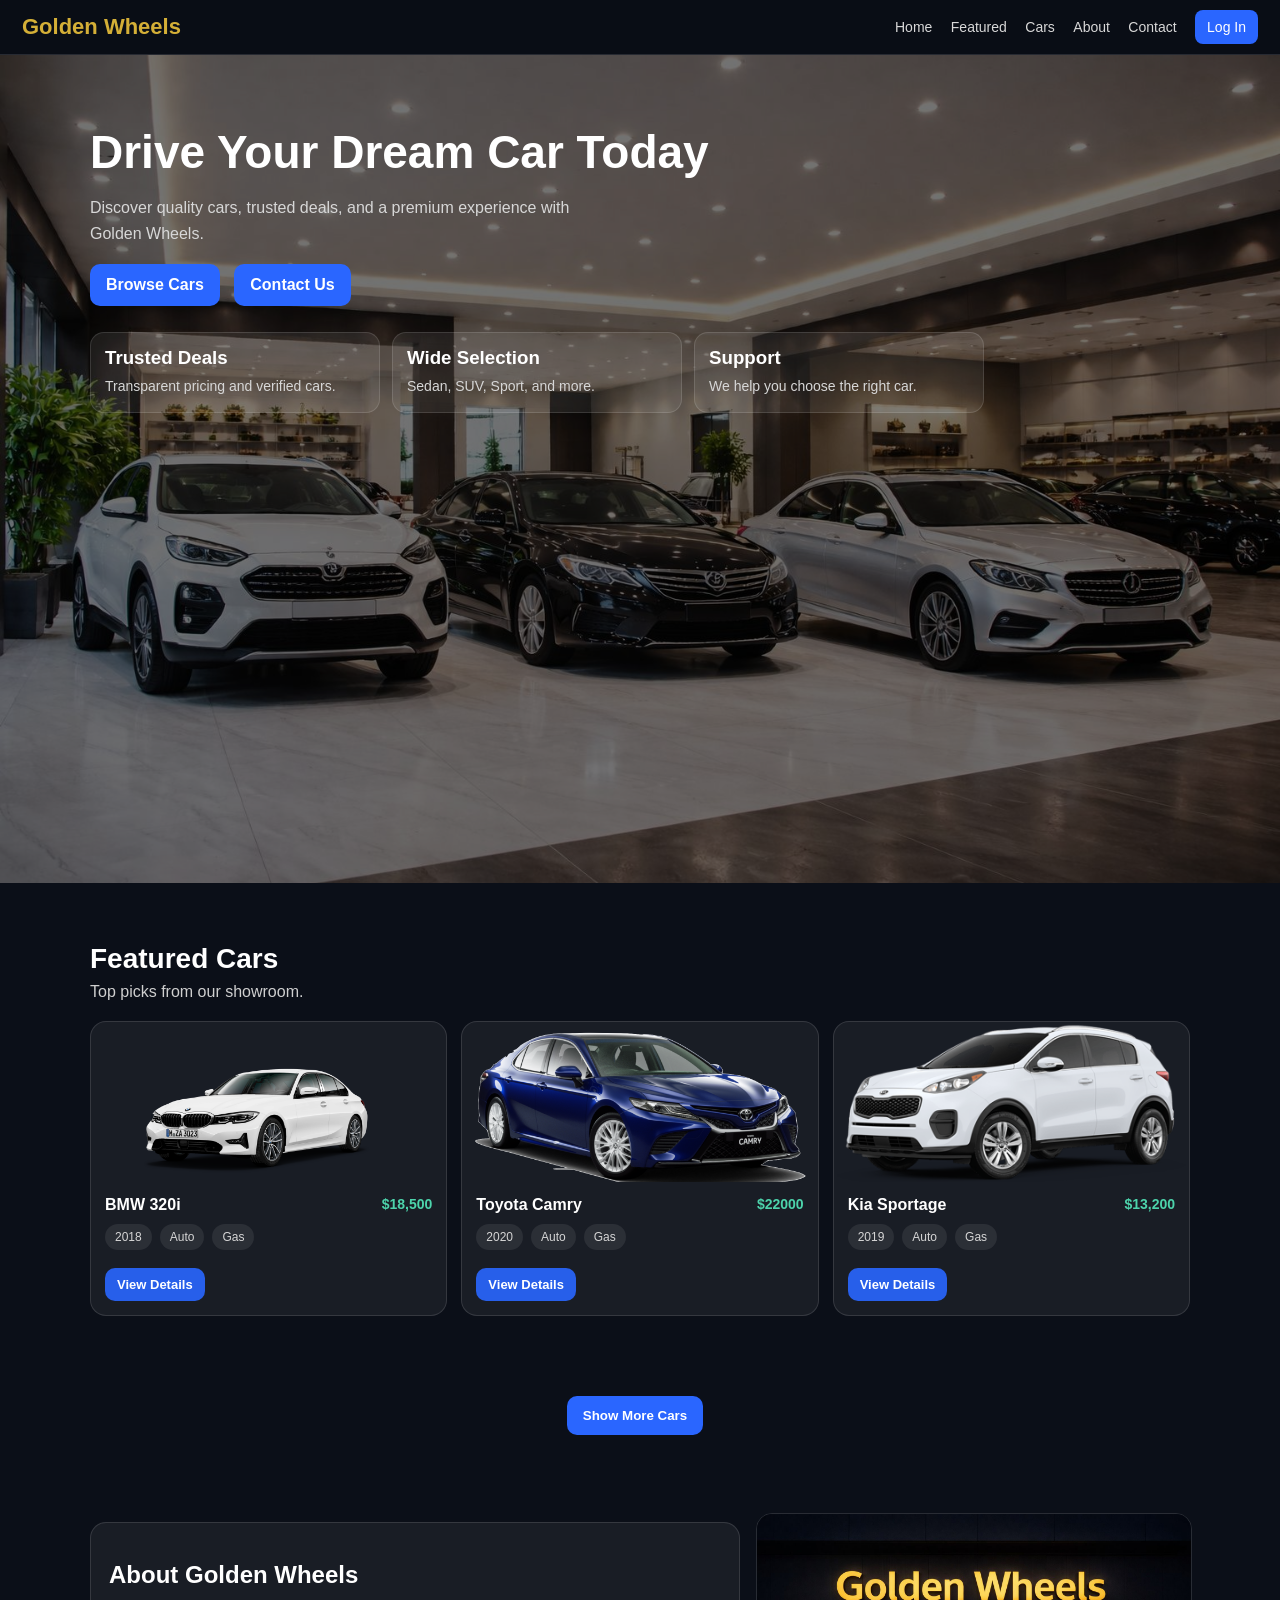
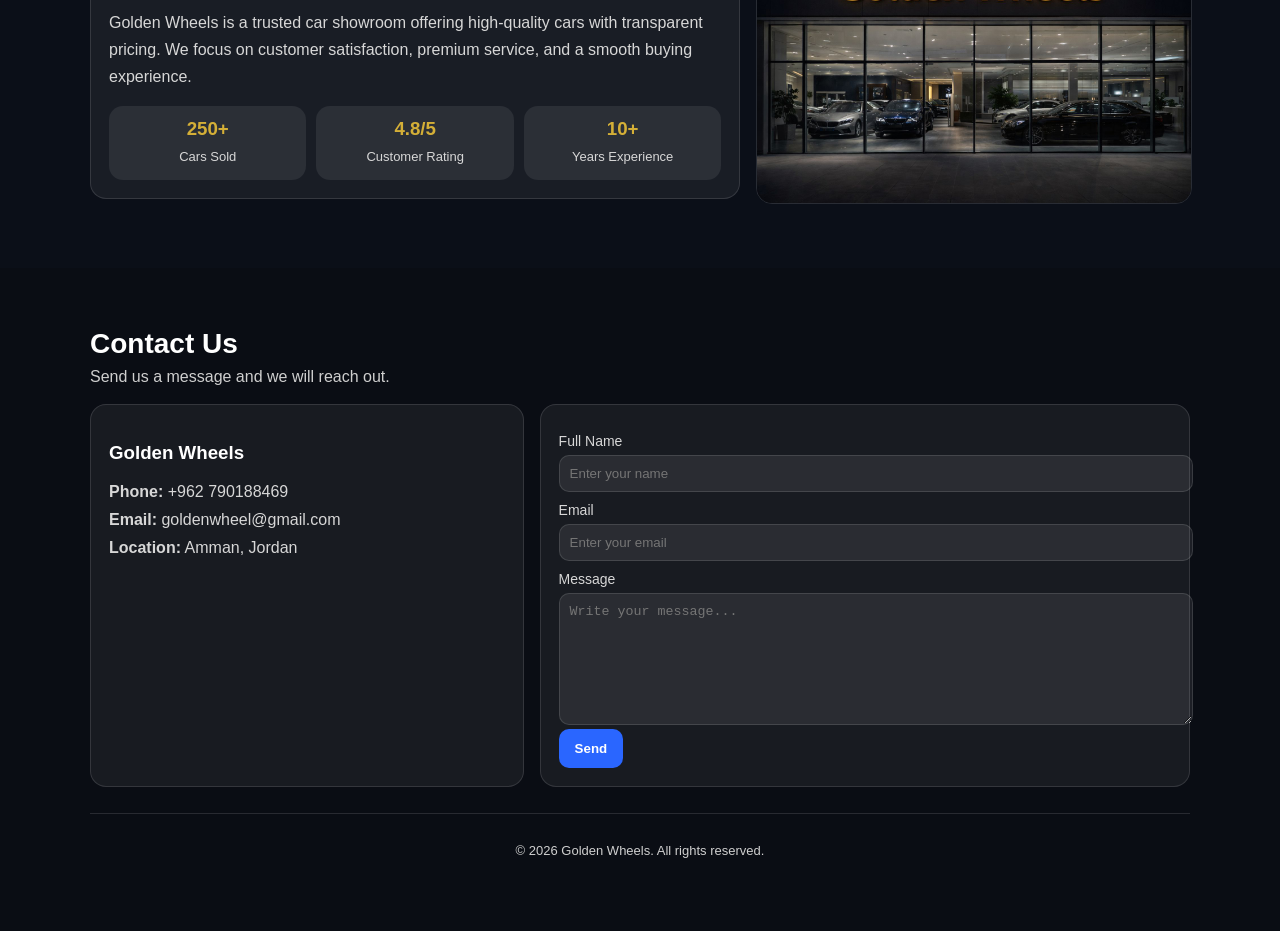
<file: index.html>
<!DOCTYPE html>
<html lang="en">
<head>
  <meta charset="UTF-8" />
  <meta name="viewport" content="width=device-width, initial-scale=1.0"/>
  <title>Golden Wheels Home</title>
  <link rel="stylesheet" href="home.css">
</head>
<body>

  <div class="nav">
    <div class="nav-left">Golden Wheels</div>

    <div class="nav-links">
      <a href="#home">Home</a>
      <a href="#featured">Featured</a>
      <a href="#cars">Cars</a>
      <a href="#about">About</a>
      <a href="#contact">Contact</a>
      <a class="nav-btn" href="projectlogin.html">Log In</a>
    </div>
  </div>

  <div class="hero" id="home">
    <div class="hero-overlay"></div>
    <div class="hero-content">
      <h1>Drive Your Dream Car Today</h1>
      <p>Discover quality cars, trusted deals, and a premium experience with Golden Wheels.</p>

      <div class="hero-actions">
        <a class="btn" href="#cars">Browse Cars</a>
        <a class="btn btn-outline" href="#contact">Contact Us</a>
      </div>

      <div class="hero-cards">
        <div class="mini-card">
          <h3>Trusted Deals</h3>
          <p>Transparent pricing and verified cars.</p>
        </div>
        <div class="mini-card">
          <h3>Wide Selection</h3>
          <p>Sedan, SUV, Sport, and more.</p>
        </div>
        <div class="mini-card">
          <h3>Support</h3>
          <p>We help you choose the right car.</p>
        </div>
      </div>
    </div>
  </div>

  <!-- FEATURED -->
<div class="section" id="featured">
  <div class="container">
    <div class="section-title">
      <h2>Featured Cars</h2>
      <p>Top picks from our showroom.</p>
    </div>

    <div class="grid3">
      <!-- Car1 -->
      <div class="car-card">
        <div class="car-img">
          <img src="BMW-320-Transparent-Background.png" alt="Car 1">
        </div>
        <div class="car-body">
          <div class="car-top">
            <h3>BMW 320i</h3>
            <span class="price">$18,500</span>
          </div>
          <div class="tags">
            <span>2018</span><span>Auto</span><span>Gas</span>
          </div>
          <a class="btn-small" href="car-details.html">View Details</a>
        </div>
      </div>

      <!-- Card 2 -->
      <div class="car-card">
        <div class="car-img">
          <img src="Camry-Toyota-PNG-Photo-Image.png" alt="Car 2">
        </div>
        <div class="car-body">
          <div class="car-top">
            <h3>Toyota Camry</h3>
            <span class="price">$22000</span>
          </div>
          <div class="tags">
            <span>2020</span><span>Auto</span><span>Gas</span>
          </div>
          <a class="btn-small" href="car2.html">View Details</a>
        </div>
      </div>

      <!-- Car 3 -->
      <div class="car-card">
        <div class="car-img">
          <img src="2019-Kia-Sportage-Clear-White.png" alt="Car 3">
        </div>
        <div class="car-body">
          <div class="car-top">
            <h3>Kia Sportage</h3>
            <span class="price">$13,200</span>
          </div>
          <div class="tags">
            <span>2019</span><span>Auto</span><span>Gas</span>
          </div>
          <a class="btn-small" href="car3.html">View Details</a>
        </div>
      </div>
    </div>
  </div>
</div>

    <!--show more or less button-->
    <div style="text-align:center; margin-top:20px;">
      <button onclick="showMoreorlessCars()" class="btn" id="btn">Show More Cars</button>
    </div>

  </div>
</div>

  <!-- cars-->
     <div class="section dark" id="cars" style="display:none;">
  <div class="container">
    <div class="section-title">
      <h2>Our Cars</h2>
      <p>Browse our available cars.</p>
    </div>

    <div class="grid4">

      <!-- Hyundai Elantra -->
      <div class="car-card">
        <div class="car-img">
          <img src="model1.png">
        </div>
        <div class="car-body">
          <div class="car-top">
            <h3>Hyundai Elantra</h3>
            <span class="price">$15,800</span>
          </div>
          <div class="tags">
            <span>2021</span><span>Auto</span><span>Gas</span>
          </div>
          <a class="btn-small" href="car4.html">View Details</a>
        </div>
      </div>

      <!-- Mercedes -->
      <div class="car-card">
        <div class="car-img">
          <img src="2019-Mercedes-Benz-C-Class-Sedan-Hero-Image.avif">
        </div>
        <div class="car-body">
          <div class="car-top">
            <h3>Mercedes C200</h3>
            <span class="price">$22,000</span>
          </div>
          <div class="tags">
            <span>2017</span><span>Auto</span><span>Gas</span>
          </div>
          <a class="btn-small" href="car5.html">View Details</a>
        </div>
      </div>

      <!-- Altima -->
      <div class="car-card">
        <div class="car-img">
          <img src="altima-sedan-2014-2.5.png.ximg.l_6_m.smart.webp">
        </div>
        <div class="car-body">
          <div class="car-top">
            <h3>Nissan Altima</h3>
            <span class="price">$18000</span>
          </div>
          <div class="tags">
            <span>2018</span><span>Auto</span><span>Gas</span>
          </div>
          <a class="btn-small" href="car6.html">View Details</a>
        </div>
      </div>

      <!-- Civic -->
      <div class="car-card">
        <div class="car-img">
          <img src="Image20241107084120.png">
        </div>
        <div class="car-body">
          <div class="car-top">
            <h3>Honda Civic</h3>
            <span class="price">$20000</span>
          </div>
          <div class="tags">
            <span>2025</span><span>Auto</span><span>Gas</span>
          </div>
          <a class="btn-small" href="car7.html">View Details</a>
        </div>
      </div>

    </div>
  </div>
</div>

  <!-- aboutt -->
  <div class="section" id="about">
    <div class="container">
      <div class="about">
        <div class="about-box">
          <h2>About Golden Wheels</h2>
          <p>
            Golden Wheels is a trusted car showroom offering high-quality cars with transparent pricing.
            We focus on customer satisfaction, premium service, and a smooth buying experience.
          </p>

          <div class="about-stats">
            <div class="stat">
              <h3>250+</h3>
              <p>Cars Sold</p>
            </div>
            <div class="stat">
              <h3>4.8/5</h3>
              <p>Customer Rating</p>
            </div>
            <div class="stat">
              <h3>10+</h3>
              <p>Years Experience</p>
            </div>
          </div>
        </div>

        <div class="about-img">
          <img src="WhatsApp Image 2026-02-10 at 5.42.17 PM.jpeg" alt="Showroom">
        </div>
      </div>
    </div>
  </div>

  <!-- CONTACT -->
  <div class="section dark" id="contact">
    <div class="container">
      <div class="section-title">
        <h2>Contact Us</h2>
        <p>Send us a message and we will reach out.</p>
      </div>

      <div class="contact">
        <div class="contact-info">
          <h3>Golden Wheels</h3>
          <p><b>Phone:</b> +962 790188469</p>
          <p><b>Email:</b> goldenwheel@gmail.com</p>
          <p><b>Location:</b> Amman, Jordan</p>
        </div>

        <div class="contact-form">
          <label>Full Name</label>
          <input type="text" placeholder="Enter your name">

          <label>Email</label>
          <input type="text" placeholder="Enter your email">

          <label>Message</label>
          <textarea placeholder="Write your message..."></textarea>

          <button class="btn">Send</button>
        </div>
      </div>

      <div class="footer">
        <p>© 2026 Golden Wheels. All rights reserved.</p>
      </div>
    </div>
  </div>
  <script src="home.js"></script>
</body>
</html>
</file>
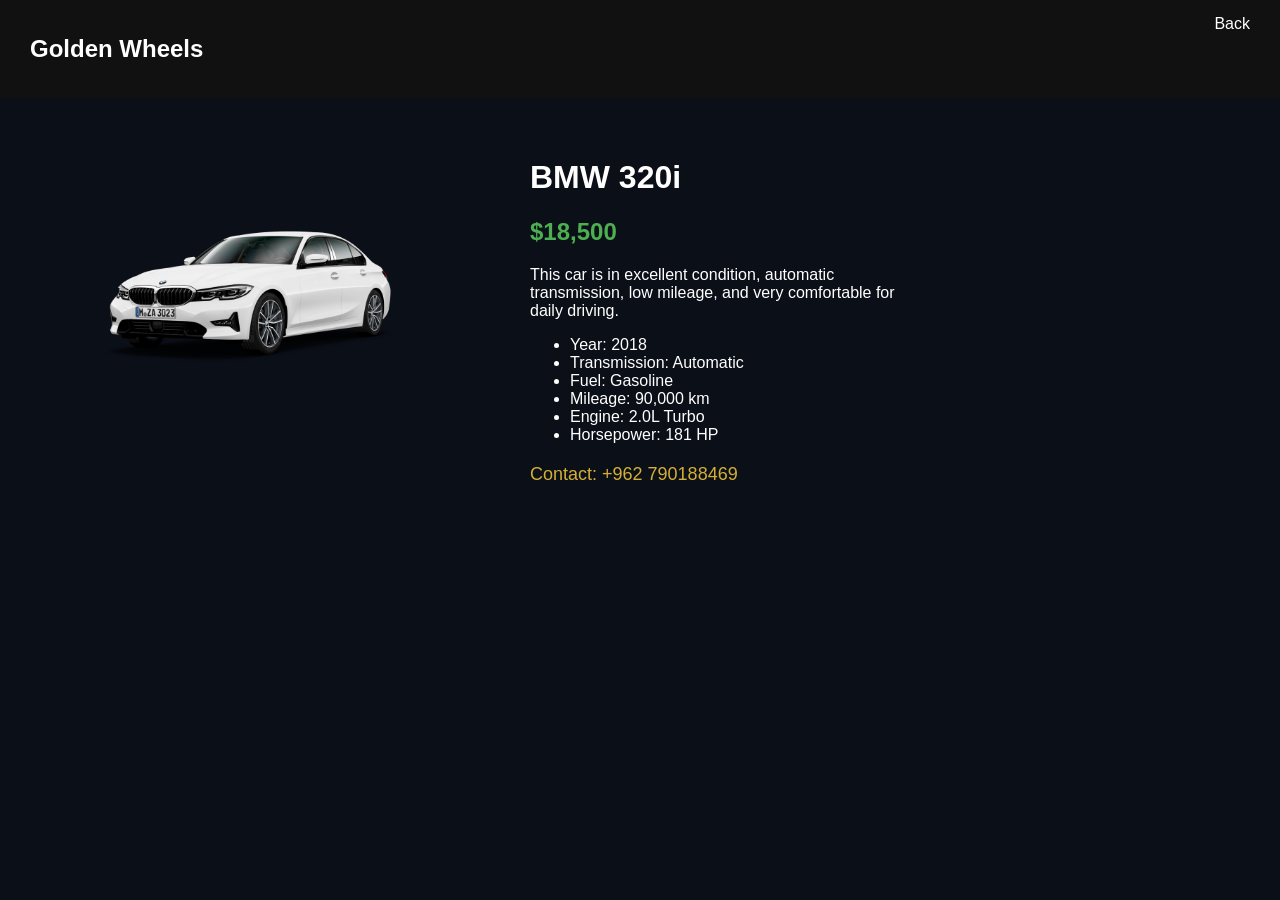
<file: car-1.html>
<!DOCTYPE html>
<html>
<head>
    <title>Car Details</title>
    <link rel="stylesheet" href="car-details.css">
</head>

<body>

<div class="nav">
    <h2>Golden Wheels</h2>
    <a href="home.html">Back</a>
</div>

<div class="container">

    <div class="car-image">
        <img src="BMW-320-Transparent-Background.png" alt="car">
    </div>

    <div class="car-info">
        <h1>BMW 320i</h1>
        <h2 class="price">$18,500</h2>

        <p>
            This car is in excellent condition, automatic transmission,
            low mileage, and very comfortable for daily driving.
        </p>

        <ul>
            <li>Year: 2018</li>
            <li>Transmission: Automatic</li>
            <li>Fuel: Gasoline</li>
            <li>Mileage: 90,000 km</li>
            <li>Engine: 2.0L Turbo</li>
            <li>Horsepower: 181 HP</li>
        </ul>
        <p class="contact">
    Contact: +962 790188469
</p>
    </div>

</div>

</body>
</html>
</file>
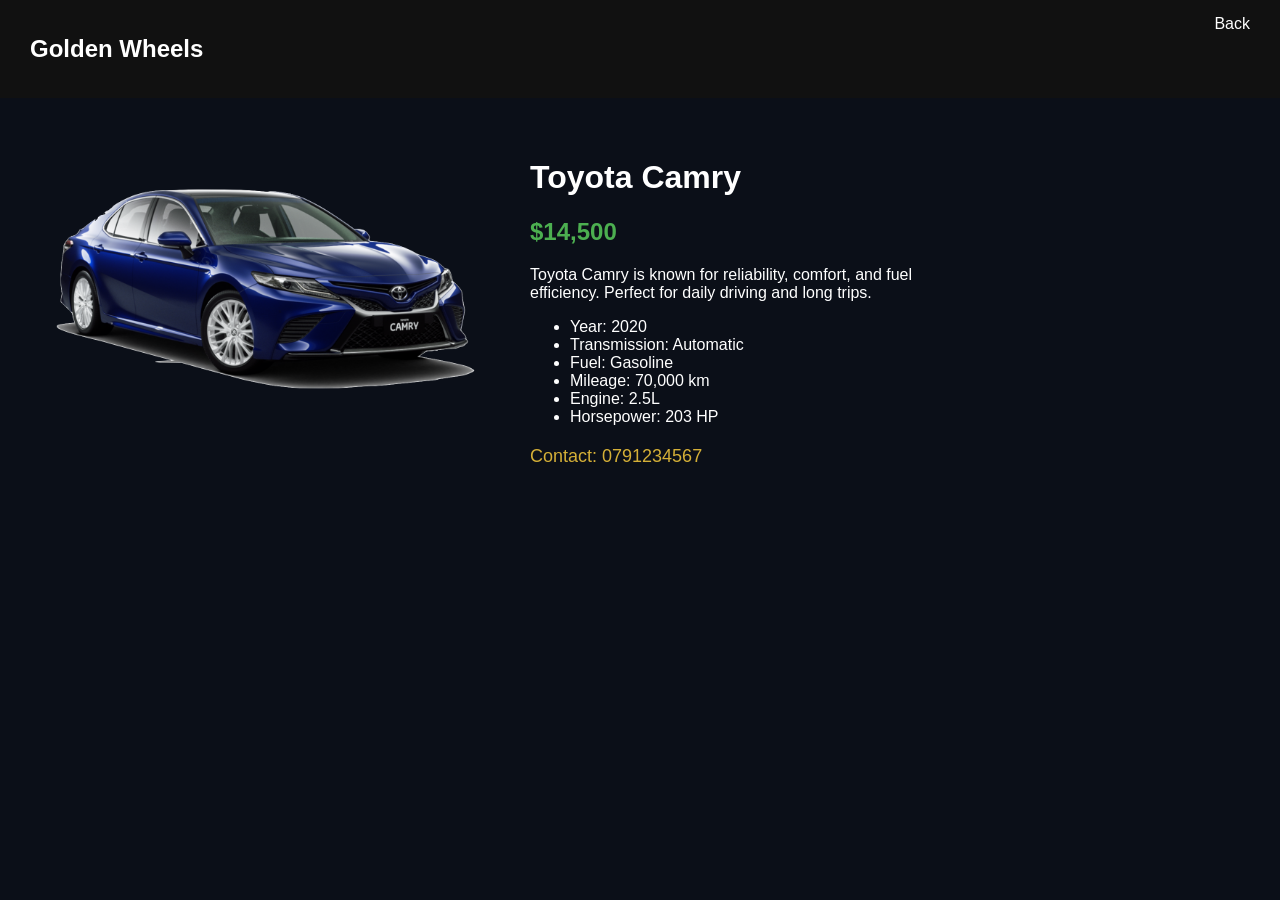
<file: car2.html>
<!DOCTYPE html>
<html>
<head>
    <title>Toyota Camry</title>
    <link rel="stylesheet" href="car-details.css">
</head>

<body>

<div class="nav">
    <h2>Golden Wheels</h2>
    <a href="home.html">Back</a>
</div>

<div class="container">

    <div class="car-image">
        <img src="Camry-Toyota-PNG-Photo-Image.png" alt="Toyota Camry">
    </div>

    <div class="car-info">
        <h1>Toyota Camry</h1>
        <h2 class="price">$14,500</h2>

        <p>
            Toyota Camry is known for reliability, comfort, and fuel efficiency.
            Perfect for daily driving and long trips.
        </p>

        <ul>
            <li>Year: 2020</li>
            <li>Transmission: Automatic</li>
            <li>Fuel: Gasoline</li>
            <li>Mileage: 70,000 km</li>
            <li>Engine: 2.5L</li>
            <li>Horsepower: 203 HP</li>
        </ul>

        <p class="contact">
            Contact: 0791234567
        </p>
    </div>

</div>

</body>
</html>
</file>
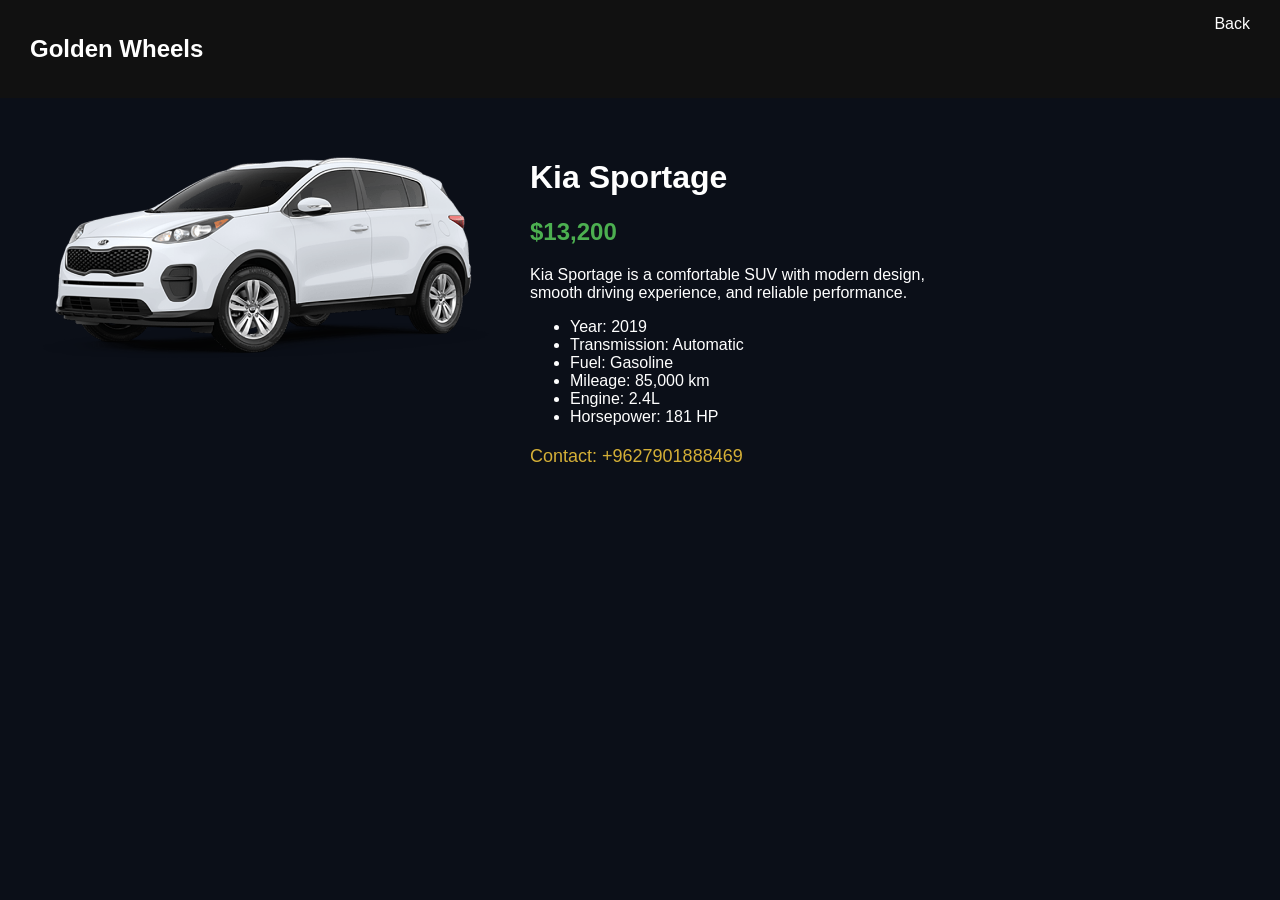
<file: car3.html>
<!DOCTYPE html>
<html>
<head>
    <title>Kia Sportage</title>
    <link rel="stylesheet" href="car-details.css">
</head>

<body>

<div class="nav">
    <h2>Golden Wheels</h2>
    <a href="home.html">Back</a>
</div>

<div class="container">

    <div class="car-image">
        <img src="2019-Kia-Sportage-Clear-White.png" alt="Kia Sportage">
    </div>

    <div class="car-info">
        <h1>Kia Sportage</h1>
        <h2 class="price">$13,200</h2>

        <p>
            Kia Sportage is a comfortable SUV with modern design,
            smooth driving experience, and reliable performance.
        </p>

        <ul>
            <li>Year: 2019</li>
            <li>Transmission: Automatic</li>
            <li>Fuel: Gasoline</li>
            <li>Mileage: 85,000 km</li>
            <li>Engine: 2.4L</li>
            <li>Horsepower: 181 HP</li>
        </ul>

        <p class="contact">
            Contact: +9627901888469
        </p>
    </div>

</div>

</body>
</html>
</file>
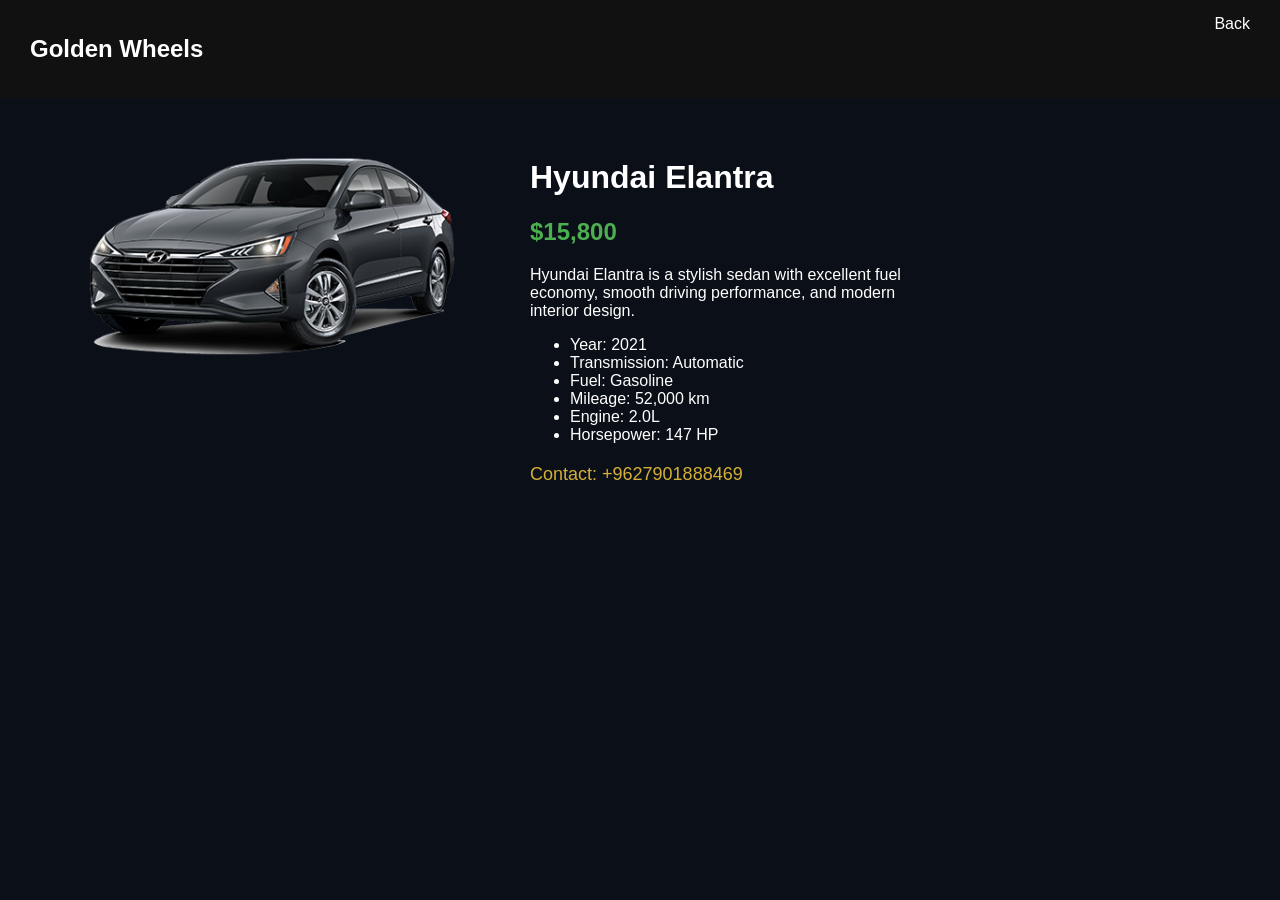
<file: car4.html>
<!DOCTYPE html>
<html>
<head>
    <title>Hyundai Elantra</title>
    <link rel="stylesheet" href="car-details.css">
</head>

<body>

<div class="nav">
    <h2>Golden Wheels</h2>
    <a href="home.html">Back</a>
</div>

<div class="container">

    <div class="car-image">
        <img src="model1.png" alt="Hyundai Elantra">
    </div>

    <div class="car-info">
        <h1>Hyundai Elantra</h1>
        <h2 class="price">$15,800</h2>

        <p>
            Hyundai Elantra is a stylish sedan with excellent fuel economy,
            smooth driving performance, and modern interior design.
        </p>

        <ul>
            <li>Year: 2021</li>
            <li>Transmission: Automatic</li>
            <li>Fuel: Gasoline</li>
            <li>Mileage: 52,000 km</li>
            <li>Engine: 2.0L</li>
            <li>Horsepower: 147 HP</li>
        </ul>

        <p class="contact">
            Contact: +9627901888469
        </p>
    </div>

</div>

</body>
</html>
</file>
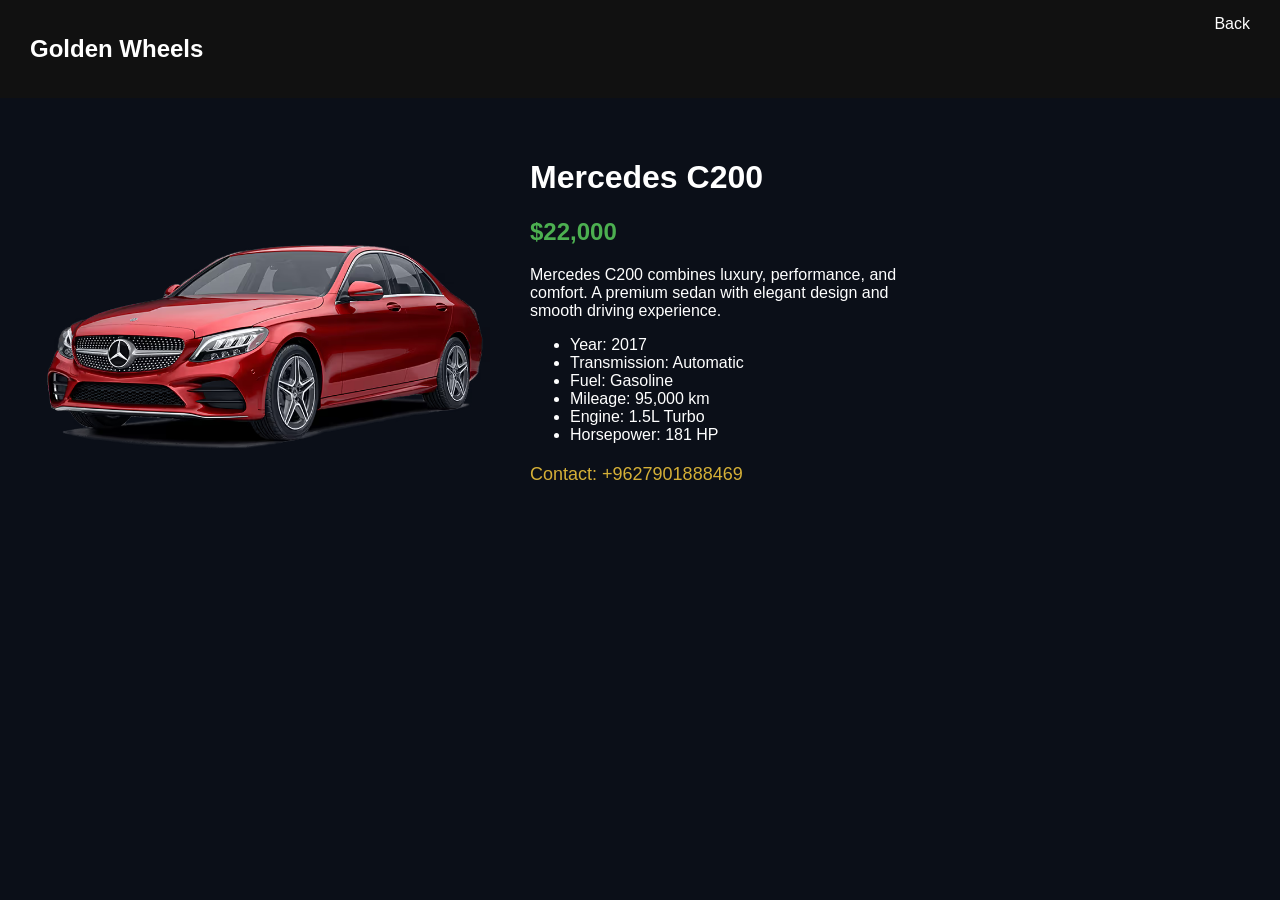
<file: car5.html>
<!DOCTYPE html>
<html>
<head>
    <title>Mercedes C200</title>
    <link rel="stylesheet" href="car-details.css">
</head>

<body>

<div class="nav">
    <h2>Golden Wheels</h2>
    <a href="home.html">Back</a>
</div>

<div class="container">

    <div class="car-image">
        <img src="2019-Mercedes-Benz-C-Class-Sedan-Hero-Image.avif" alt="Mercedes C200">
    </div>

    <div class="car-info">
        <h1>Mercedes C200</h1>
        <h2 class="price">$22,000</h2>

        <p>
            Mercedes C200 combines luxury, performance, and comfort.
            A premium sedan with elegant design and smooth driving experience.
        </p>

        <ul>
            <li>Year: 2017</li>
            <li>Transmission: Automatic</li>
            <li>Fuel: Gasoline</li>
            <li>Mileage: 95,000 km</li>
            <li>Engine: 1.5L Turbo</li>
            <li>Horsepower: 181 HP</li>
        </ul>

        <p class="contact">
            Contact: +9627901888469
        </p>
    </div>

</div>

</body>
</html>
</file>
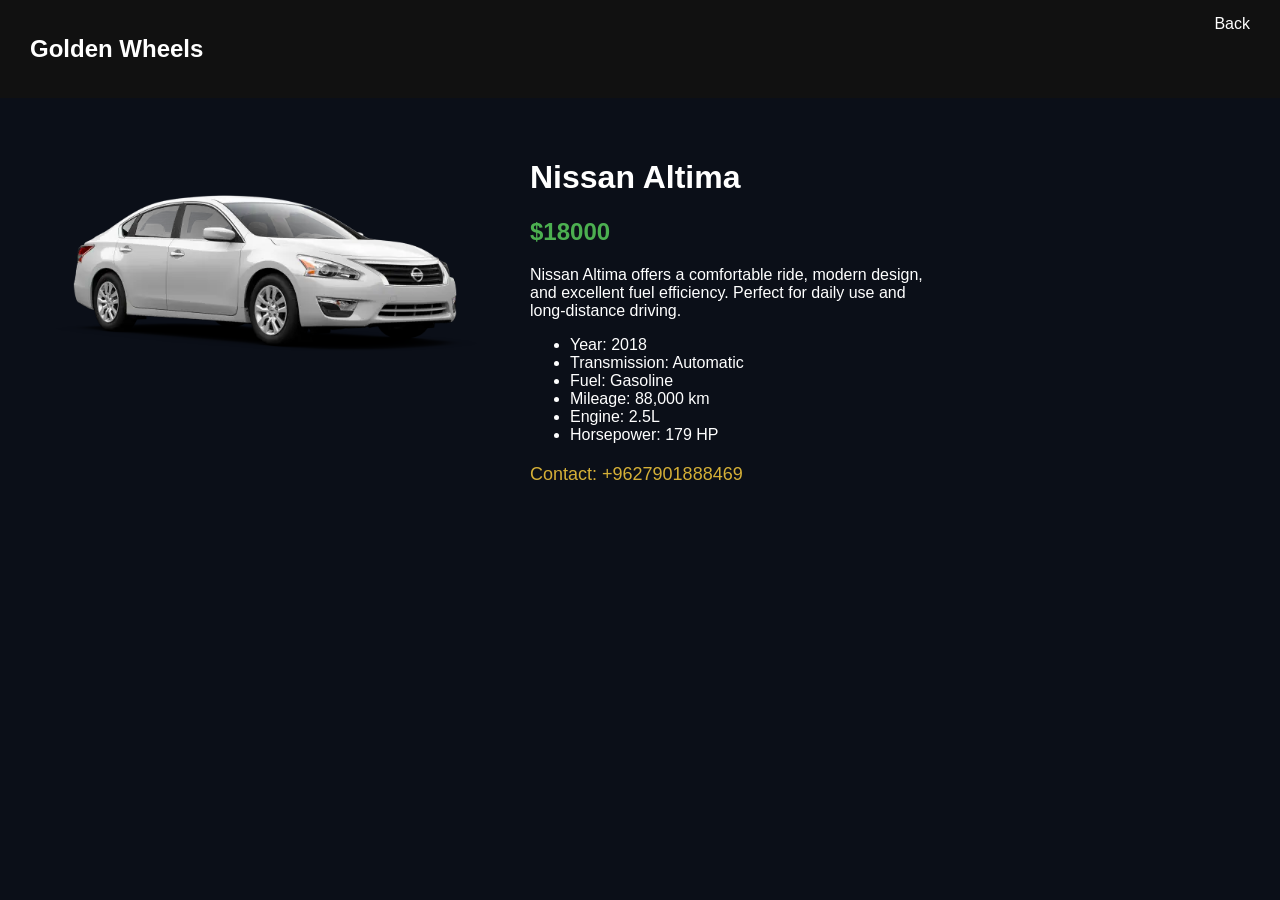
<file: car6.html>
<!DOCTYPE html>
<html>
<head>
    <title>Nissan Altima</title>
    <link rel="stylesheet" href="car-details.css">
</head>

<body>

<div class="nav">
    <h2>Golden Wheels</h2>
    <a href="home.html">Back</a>
</div>

<div class="container">

    <div class="car-image">
        <img src="altima-sedan-2014-2.5.png.ximg.l_6_m.smart.webp" alt="Nissan Altima">
    </div>

    <div class="car-info">
        <h1>Nissan Altima</h1>
        <h2 class="price">$18000</h2>

        <p>
            Nissan Altima offers a comfortable ride, modern design,
            and excellent fuel efficiency. Perfect for daily use
            and long-distance driving.
        </p>

        <ul>
            <li>Year: 2018</li>
            <li>Transmission: Automatic</li>
            <li>Fuel: Gasoline</li>
            <li>Mileage: 88,000 km</li>
            <li>Engine: 2.5L</li>
            <li>Horsepower: 179 HP</li>
        </ul>

        <p class="contact">
            Contact: +9627901888469
        </p>
    </div>

</div>

</body>
</html>
</file>
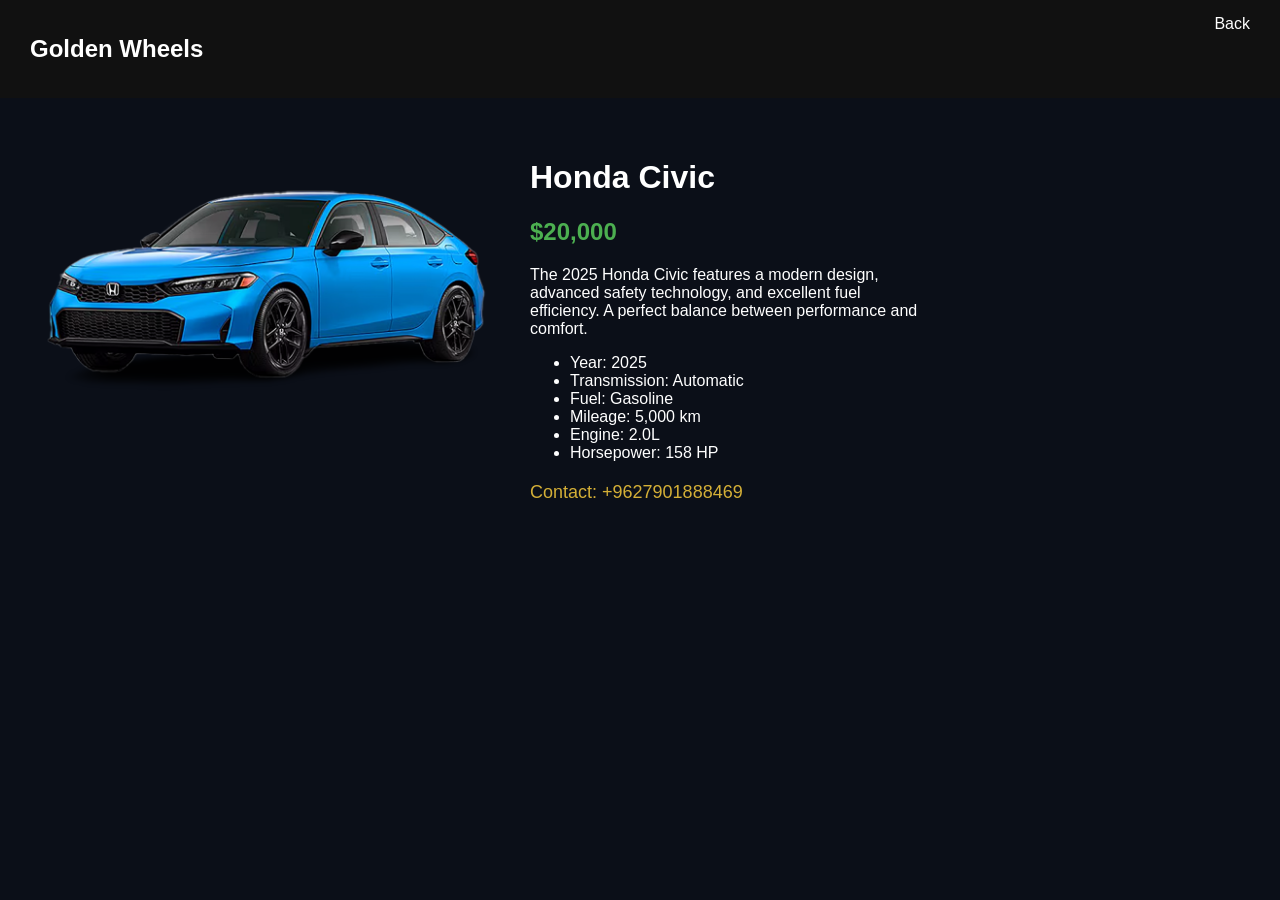
<file: car7.html>
<!DOCTYPE html>
<html>
<head>
    <title>Honda Civic 2025</title>
    <link rel="stylesheet" href="car-details.css">
</head>

<body>

<div class="nav">
    <h2>Golden Wheels</h2>
    <a href="home.html">Back</a>
</div>

<div class="container">

    <div class="car-image">
        <img src="Image20241107084120.png" alt="Honda Civic 2025">
    </div>

    <div class="car-info">
        <h1>Honda Civic</h1>
        <h2 class="price">$20,000</h2>

        <p>
            The 2025 Honda Civic features a modern design,
            advanced safety technology, and excellent fuel efficiency.
            A perfect balance between performance and comfort.
        </p>

        <ul>
            <li>Year: 2025</li>
            <li>Transmission: Automatic</li>
            <li>Fuel: Gasoline</li>
            <li>Mileage: 5,000 km</li>
            <li>Engine: 2.0L</li>
            <li>Horsepower: 158 HP</li>
        </ul>

        <p class="contact">
            Contact: +9627901888469
        </p>
    </div>

</div>

</body>
</html>
</file>
<file: home.css>
html { scroll-behavior: smooth; }

body {
  margin: 0;
  font-family: Arial, sans-serif;
  background: #0b0f18;
  color: #fff;
}

.nav {
  position: sticky;
  top: 0;
  z-index: 10;
  background: rgba(10, 14, 22, 0.85);
  backdrop-filter: blur(6px);
  padding: 14px 22px;
  display: flex;
  align-items: center;
  justify-content: space-between;
  border-bottom: 1px solid rgba(255,255,255,0.12);
}

.nav-left {
  font-size: 22px;
  font-weight: bold;
  color: #d4af37;
}

.nav-links a {
  color: #d8d8d8;
  text-decoration: none;
  margin-left: 14px;
  font-size: 14px;
}

.nav-links a:hover {
  color: #ffffff;
}

.nav-btn {
  background: #2a66ff;
  padding: 9px 12px;
  border-radius: 8px;
  color: white !important;
}

.hero {
  position: relative;
  height: 92vh;
  background-image: url("WwwhatsApp\ Image\ 2026-02-13\ at\ 3.47.01\ PM.jpeg"); 
  background-size: cover;
  background-position: center;
}

.hero-overlay {
  position: absolute;
  inset: 0;
  background: rgba(0,0,0,0.55);
}

.hero-content {
  position: relative;
  padding: 70px 22px;
  max-width: 1100px;
  margin: auto;
}

.hero h1 {
  font-size: 46px;
  margin: 0 0 10px;
}

.hero p {
  color: #d7d7d7;
  max-width: 520px;
  line-height: 1.6;
}

.hero-actions {
  margin-top: 18px;
}

.btn {
  display: inline-block;
  background: #2a66ff;
  color: #fff;
  text-decoration: none;
  padding: 12px 16px;
  border-radius: 10px;
  font-weight: bold;
  margin-right: 10px;
  border: none;
}

.btn:hover { background:#d4af37; }





.hero-cards {
  margin-top: 26px;
  display: flex;
  gap: 12px;
  flex-wrap: wrap;
}

.mini-card {
  background: rgba(255,255,255,0.08);
  border: 1px solid rgba(255,255,255,0.12);
  border-radius: 14px;
  padding: 14px;
  width: 260px;
}

.mini-card h3 {
  margin: 0 0 6px;
}

.mini-card p {
  margin: 0;
  font-size: 14px;
  color: #d7d7d7;
}

.section {
  padding: 60px 0;
  background: #0b0f18;
}

.section.dark {
  background: #0a0d14;
}

.container {
  width: 92%;
  max-width: 1100px;
  margin: auto;
}

.section-title h2 {
  margin: 0;
  font-size: 28px;
}

.section-title p {
  margin-top: 8px;
  color: #cfcfcf;
}

.grid3 {
  margin-top: 20px;
  display: grid;
  grid-template-columns: repeat(3, 1fr);
  gap: 14px;
}

.grid4 {
  margin-top: 20px;
  display: grid;
  grid-template-columns: repeat(4, 1fr);
  gap: 14px;
}

.car-card {
  background: rgba(255,255,255,0.06);
  border: 1px solid rgba(255,255,255,0.12);
  border-radius: 16px;
  overflow: hidden;
}

.car-img img {
  width: 100%;
  height: 160px;
  object-fit: cover;
  display: block;
}

.car-body {
  padding: 14px;
}

.car-top {
  display: flex;
  justify-content: space-between;
  align-items: start;
  gap: 10px;
}

.car-top h3 {
  margin: 0;
  font-size: 16px;
}

.price {
  color: #4dd4ac;
  font-weight: bold;
  font-size: 14px;
}

.tags {
  margin-top: 10px;
}

.tags span {
  display: inline-block;
  font-size: 12px;
  padding: 6px 10px;
  border-radius: 999px;
  background: rgba(255,255,255,0.08);
  margin-right: 8px;
  margin-bottom: 8px;
  color: #d6d6d6;
}

.btn-small {
  display: inline-block;
  margin-top: 10px;
  text-decoration: none;
  color: #fff;
  background: rgba(42,102,255,0.9);
  padding: 9px 12px;
  border-radius: 10px;
  font-weight: bold;
  font-size: 13px;
}

.btn-small:hover { background: rgba(42,102,255,1); }

.center {
  margin-top: 22px;
  text-align: center;
}

.about {
  margin-top: 18px;
  display: grid;
  grid-template-columns: 1.2fr 0.8fr;
  gap: 16px;
  align-items: center;
}

.about-box {
  background: rgba(255,255,255,0.06);
  border: 1px solid rgba(255,255,255,0.12);
  border-radius: 16px;
  padding: 18px;
}

.about-box p {
  color: #d7d7d7;
  line-height: 1.7;
}

.about-stats {
  margin-top: 16px;
  display: grid;
  grid-template-columns: repeat(3, 1fr);
  gap: 10px;
}

.stat {
  background: rgba(255,255,255,0.08);
  border-radius: 14px;
  padding: 12px;
  text-align: center;
}

.stat h3 {
  margin: 0;
  color: #d4af37;
}

.stat p {
  margin: 6px 0 0;
  color: #d7d7d7;
  font-size: 13px;
}

.about-img img {
  width: 100%;
  border-radius: 16px;
  border: 1px solid rgba(255,255,255,0.12);
  object-fit: cover;
}

.contact {
  margin-top: 18px;
  display: grid;
  grid-template-columns: 0.8fr 1.2fr;
  gap: 16px;
}

.contact-info, .contact-form {
  background: rgba(255,255,255,0.06);
  border: 1px solid rgba(255,255,255,0.12);
  border-radius: 16px;
  padding: 18px;
}

.contact-info p {
  margin: 10px 0;
  color: #d7d7d7;
}

.note {
  margin-top: 12px;
  padding: 12px;
  border-radius: 12px;
  background: rgba(212,175,55,0.12);
  border: 1px solid rgba(212,175,55,0.22);
  color: #e6d7a3;
  font-size: 13px;
}

.contact-form label {
  display: block;
  margin-top: 10px;
  color: #d7d7d7;
  font-size: 14px;
}

.contact-form input, .contact-form textarea {
  width: 100%;
  margin-top: 6px;
  padding: 10px;
  border-radius: 10px;
  border: 1px solid rgba(255,255,255,0.12);
  background: rgba(255,255,255,0.08);
  color: #fff;
}

.contact-form textarea {
  height: 110px;
  resize: vertical;
}

.footer {
  margin-top: 26px;
  text-align: center;
  color: #cfcfcf;
  font-size: 13px;
  border-top: 1px solid rgba(255,255,255,0.12);
  padding-top: 16px;
}

@media (max-width: 1000px) {
  .grid4 { grid-template-columns: repeat(2, 1fr); }
  .grid3 { grid-template-columns: repeat(2, 1fr); }
  .about { grid-template-columns: 1fr; }
  .contact { grid-template-columns: 1fr; }
  .hero h1 { font-size: 38px; }
}

@media (max-width: 600px) {
  .grid4, .grid3 { grid-template-columns: 1fr; }
  .nav-links a { margin-left: 10px; }
  .hero { height: auto; padding-bottom: 30px; }
}
</file>
<file: car-details.css>
body {
    margin: 0;
    font-family: Arial;
    background: #0b0f18;
    color: white;
}

.nav {
    background: #111;
    padding: 15px 30px;
    display: flex;
    justify-content: space-between;
}

.nav a {
    color: white;
    text-decoration: none;
}

.container {
    display: flex;
    gap: 40px;
    padding: 40px;
}

.car-image img {
    width: 450px;
    border-radius: 10px;
}

.car-info {
    max-width: 400px;
}

.price {
    color: #4CAF50;
}

button {
    margin-top: 15px;
    padding: 10px;
    background: #2a66ff;
    color: white;
    border: none;
    border-radius: 5px;
}
.contact {
    margin-top: 20px;
    font-size: 18px;
    color: #d4af37;
}
</file>
